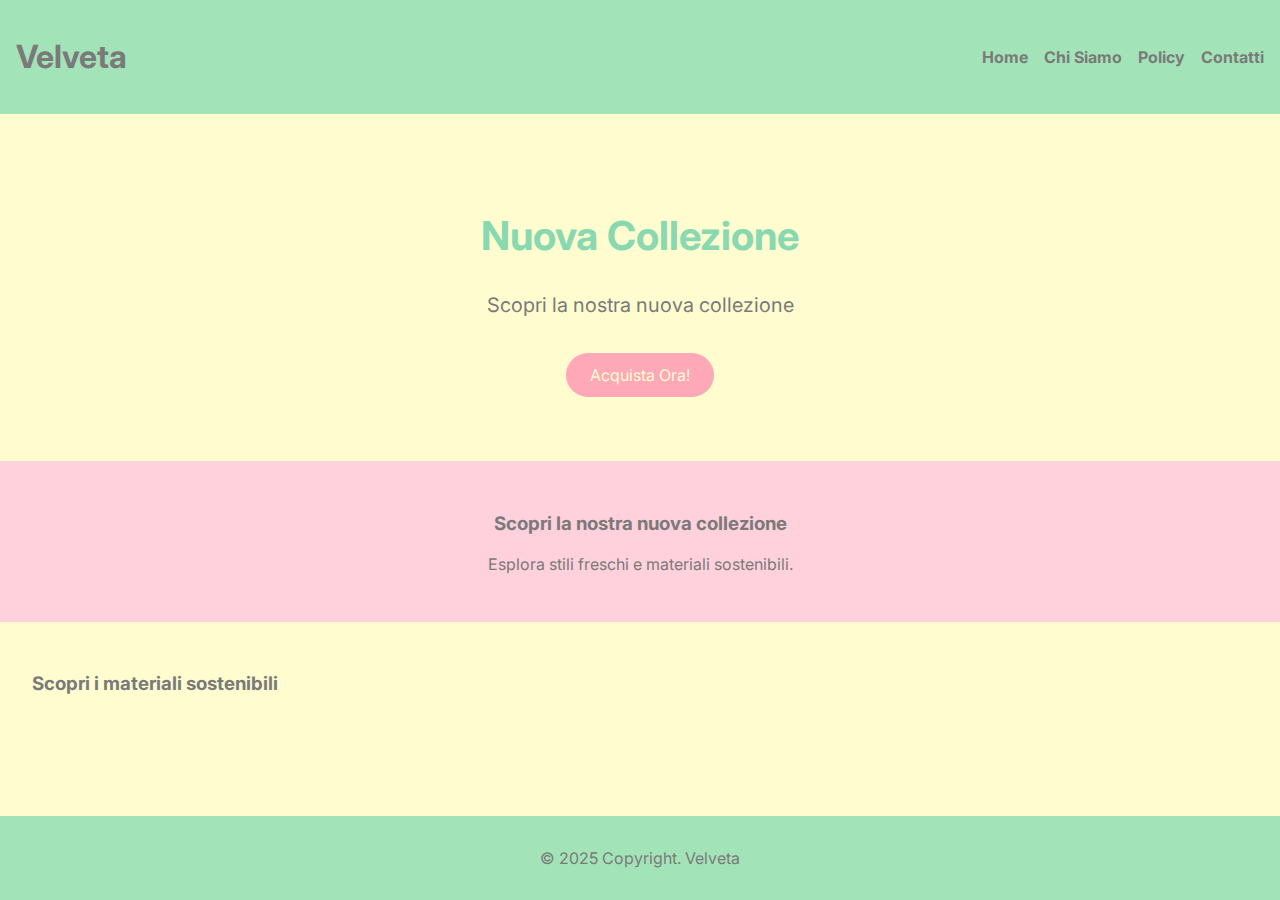
<file: index.html>
<!DOCTYPE html>
<html lang="it">
<head>
  <meta charset="UTF-8" />
  <meta name="viewport" content="width=device-width, initial-scale=1.0" />
  <title>Velveta - Nuova Collezione</title>
  <link href="https://fonts.googleapis.com/css2?family=Inter:wght@400;700&family=Space+Mono&display=swap" rel="stylesheet">
  <link rel="stylesheet" href="./css/style.css" />
  <script defer src="./js/script.js"></script>
</head>
<body>
  <header class="main-header">
    <h1>Velveta</h1>
    <nav>
      <ul>
        <li><a href="index.html">Home</a></li>
        <li><a href="chi_siamo.html">Chi Siamo</a></li>
        <li><a href="policy_azienda.html">Policy</a></li>
        <li><a href="contatti.html">Contatti</a></li>
      </ul>
    </nav>
  </header>

  <section class="hero">
    <h2>Nuova Collezione</h2>
    <p>Scopri la nostra nuova collezione</p>
    <a href="#" class="btn">Acquista Ora!</a>
  </section>

  <section class="scopri-collezione">
    <h3>Scopri la nostra nuova collezione</h3>
    <p>Esplora stili freschi e materiali sostenibili.</p>
  </section>

  <section class="materiali">
    <h3>Scopri i materiali sostenibili</h3>
  </section>

  <footer>
    <p>&copy; 2025 Copyright. Velveta</p>
  </footer>
</body>
</html>
</file>
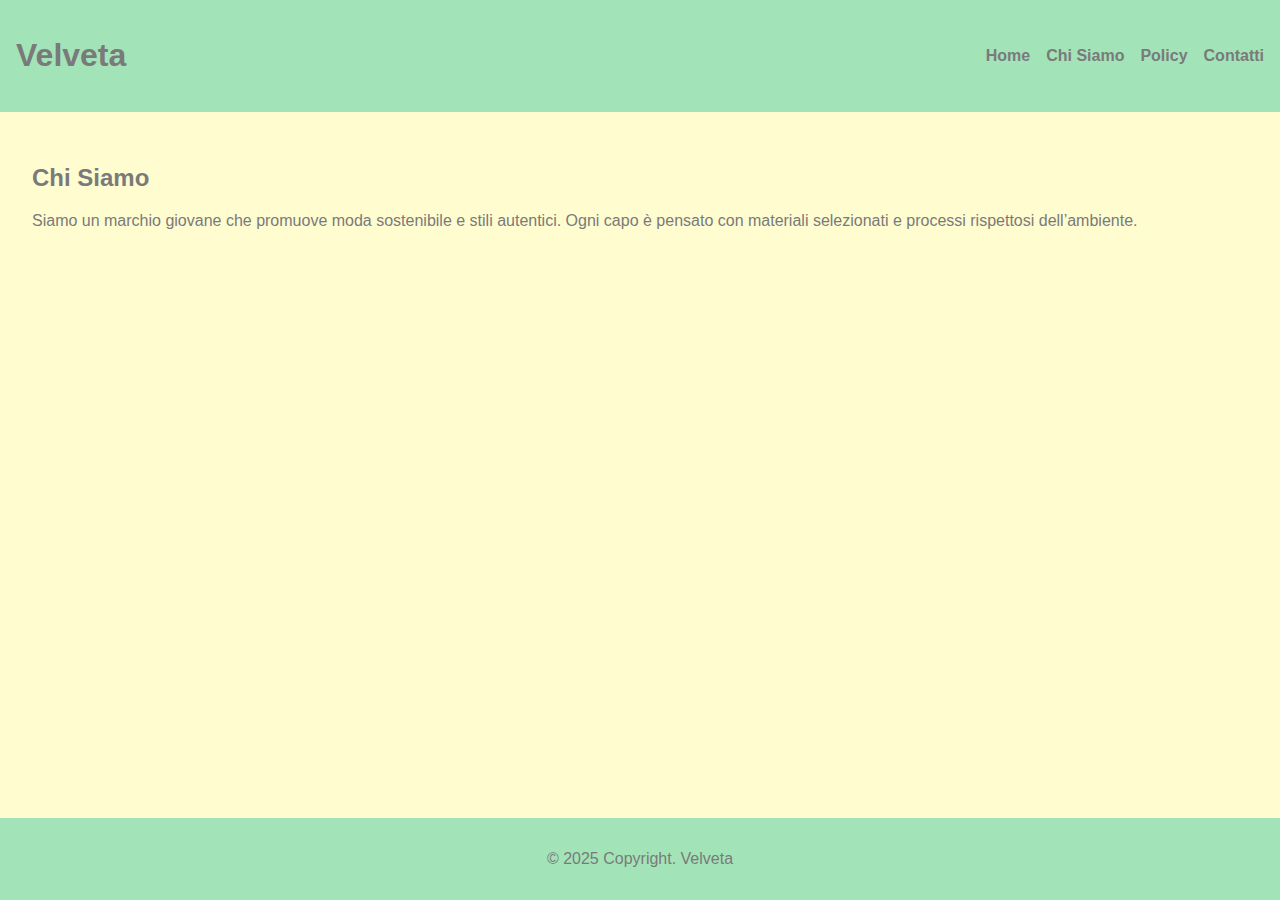
<file: chi_siamo.html>
<!DOCTYPE html>
<html lang="it">
<head>
  <meta charset="UTF-8" />
  <meta name="viewport" content="width=device-width, initial-scale=1.0" />
  <title>Chi Siamo - Velveta</title>
  <link rel="stylesheet" href="./css/style.css" />
  <script defer src="./js/script.js"></script>
</head>
<body>
  <header class="main-header">
    <h1>Velveta</h1>
    <nav>
      <ul>
        <li><a href="index.html">Home</a></li>
        <li><a href="chi_siamo.html">Chi Siamo</a></li>
        <li><a href="policy_azienda.html">Policy</a></li>
        <li><a href="contatti.html">Contatti</a></li>
      </ul>
    </nav>
  </header>

  <main class="content">
    <h2>Chi Siamo</h2>
    <p>Siamo un marchio giovane che promuove moda sostenibile e stili autentici. Ogni capo è pensato con materiali selezionati e processi rispettosi dell’ambiente.</p>
  </main>

  <footer>
    <p>&copy; 2025 Copyright. Velveta</p>
  </footer>
</body>
</html>
</file>
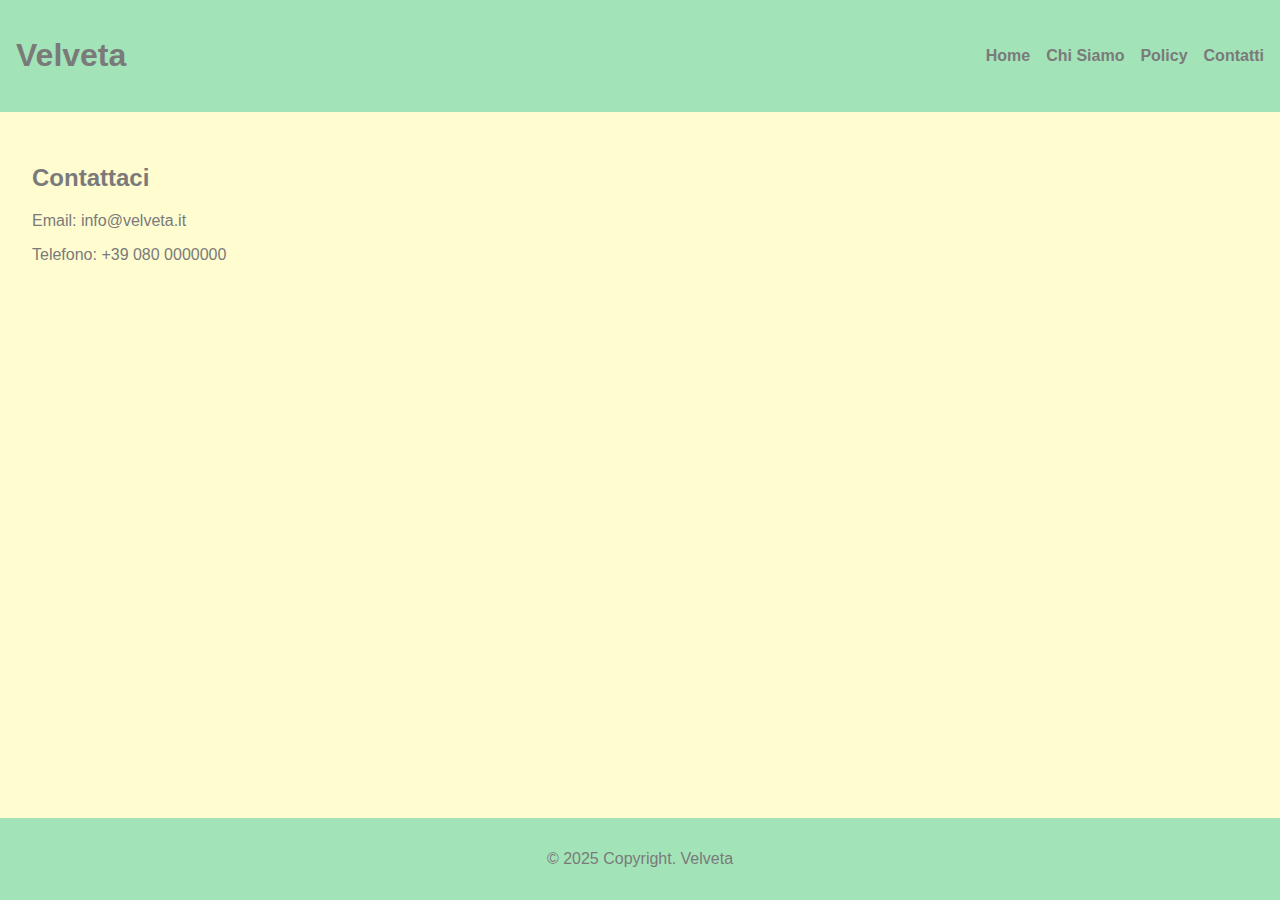
<file: contatti.html>
<!DOCTYPE html>
<html lang="it">
<head>
  <meta charset="UTF-8" />
  <meta name="viewport" content="width=device-width, initial-scale=1.0" />
  <title>Contatti - Velveta</title>
  <link rel="stylesheet" href="./css/style.css" />
  <script defer src="./js/script.js"></script>
</head>
<body>
  <header class="main-header">
    <h1>Velveta</h1>
    <nav>
      <ul>
        <li><a href="index.html">Home</a></li>
        <li><a href="chi_siamo.html">Chi Siamo</a></li>
        <li><a href="policy_azienda.html">Policy</a></li>
        <li><a href="contatti.html">Contatti</a></li>
      </ul>
    </nav>
  </header>

  <main class="content">
    <h2>Contattaci</h2>
    <p>Email: info@velveta.it</p>
    <p>Telefono: +39 080 0000000</p>
  </main>

  <footer>
    <p>&copy; 2025 Copyright. Velveta</p>
  </footer>
</body>
</html>
</file>
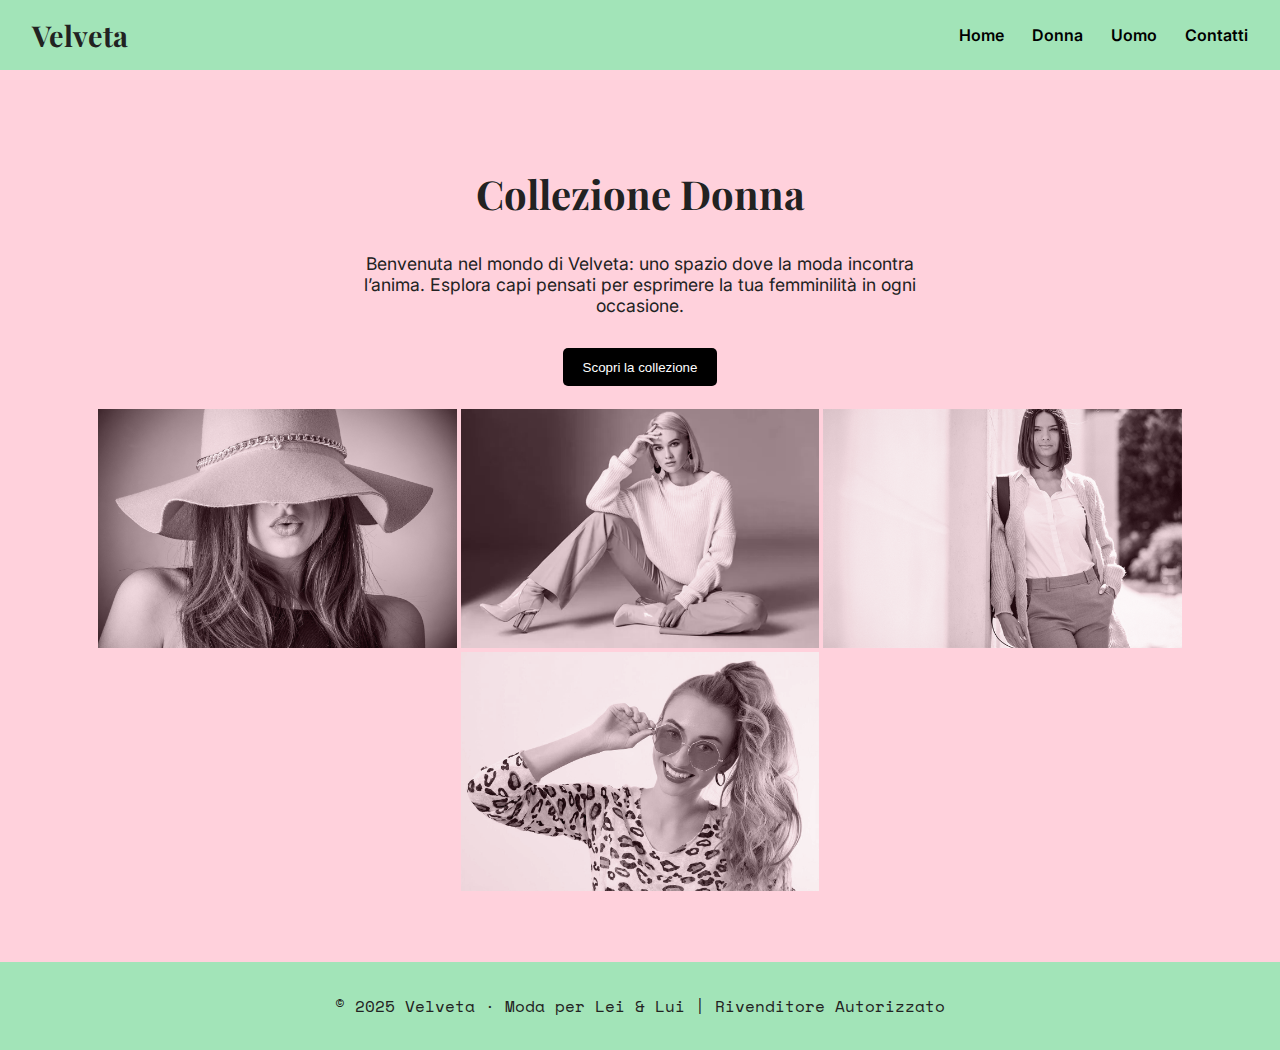
<file: donna.html>
<!DOCTYPE html>
<html lang="it">
<head>
  <meta charset="UTF-8" />
  <meta name="viewport" content="width=device-width, initial-scale=1.0"/>
  <title>Velveta | Donna</title>
  <link href="https://fonts.googleapis.com/css2?family=Inter:wght@400;600&family=Playfair+Display:wght@500;700&family=Space+Mono&display=swap" rel="stylesheet">
  <style>
    :root {
      --verde-pastello: #a2e4b8;
      --rosa: #ffd1dc;
    }

    body {
      margin: 0;
      font-family: 'Inter', sans-serif;
      background-color: var(--rosa);
      color: #222;
    }

    html, body {
  height: 100%;
  margin: 0;
}

.page-container {
  display: flex;
  flex-direction: column;
  min-height: 100vh;
}

.page-container > footer {
  margin-top: auto;
}


    header {
      background-color: var(--verde-pastello);
      padding: 1rem 2rem;
      display: flex;
      justify-content: space-between;
      align-items: center;
    }

    header h1 {
      font-family: 'Playfair Display', serif;
      font-size: 1.8rem;
      margin: 0;
    }

    nav a {
      text-decoration: none;
      color: #000;
      margin-left: 1.5rem;
      font-weight: 600;
    }

    .content {
      padding: 4rem 2rem;
      text-align: center;
    }

    .content h2 {
      font-family: 'Playfair Display', serif;
      font-size: 2.5rem;
    }

    .content p {
      max-width: 600px;
      margin: 1rem auto;
      font-size: 1.1rem;
    }

    button {
      background-color: #000;
      color: #fff;
      border: none;
      padding: 0.7rem 1.2rem;
      border-radius: 5px;
      cursor: pointer;
      margin-top: 1rem;
      transition: background-color 0.3s;
    }

    button:hover {
      background-color: #333;
    }

    footer {
      background-color: var(--verde-pastello);
      text-align: center;
      padding: 1rem;
      font-family: 'Space Mono', monospace;
    }
  </style>
</head>
<body>
    <div class="page-container">
  <header>
    <h1>Velveta</h1>
    <nav>
      <a href="index.html">Home</a>
      <a href="donna.html">Donna</a>
      <a href="uomo.html">Uomo</a>
      <a href="#">Contatti</a>
    </nav>
  </header>
  <section class="content">
    <h2>Collezione Donna</h2>
    <p>Benvenuta nel mondo di Velveta: uno spazio dove la moda incontra l’anima. Esplora capi pensati per esprimere la tua femminilità in ogni occasione.</p>
    <button onclick="alert('Scopri di più!')">Scopri la collezione</button>
  <div>
    <table style="margin-top: 20px;">
        <tr>
    <td>
        <img src="./assets/donna1.png" alt="Look donna 1" style="height: 239px; width: auto;">
    <img src="./assets/donna2.png" alt="Look donna 2" style="height: 239px; width: auto;">
        <img src="./assets/donna3.png" alt="Look donna 3" style="height: 239px; width: auto;">
    <img src="./assets/donna4.png" alt="Look donna 4" style="height: 239px; width: auto;">
    </td>
    </tr>
    </table>
  </div>
  </section>
</div>
  <footer>
    <p>&copy; 2025 Velveta · Moda per Lei & Lui | Rivenditore Autorizzato</p>
  </footer>

  <script>
    document.querySelectorAll('button').forEach(btn => {
      btn.addEventListener('mouseenter', () => btn.style.transform = 'scale(1.05)');
      btn.addEventListener('mouseleave', () => btn.style.transform = 'scale(1)');
    });
  </script>
</body>
</html>
</file>
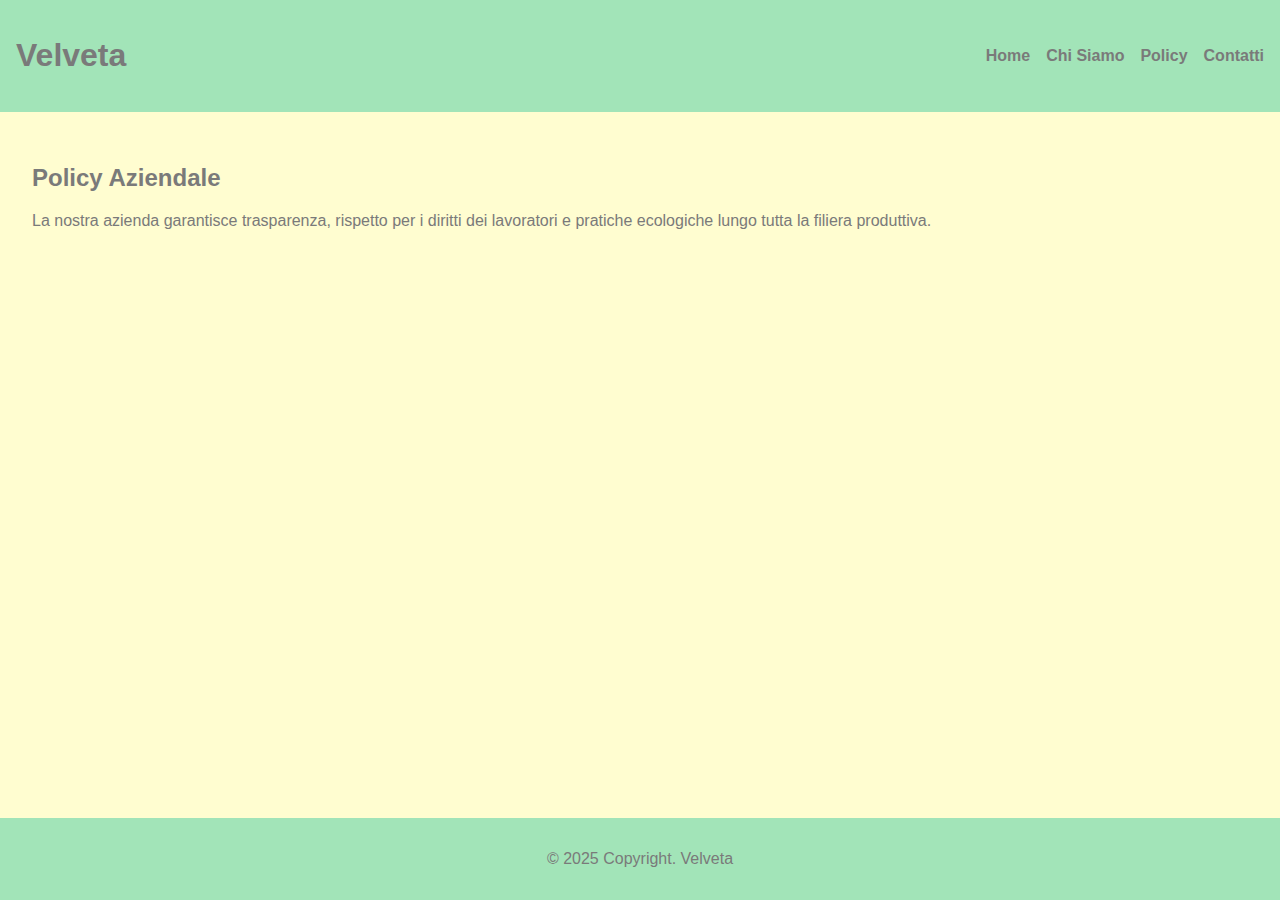
<file: policy_azienda.html>
<!DOCTYPE html>
<html lang="it">
<head>
  <meta charset="UTF-8" />
  <meta name="viewport" content="width=device-width, initial-scale=1.0" />
  <title>Policy Azienda - Velveta</title>
  <link rel="stylesheet" href="./css/style.css" />
  <script defer src="./js/script.js"></script>
</head>
<body>
  <header class="main-header">
    <h1>Velveta</h1>
    <nav>
      <ul>
        <li><a href="index.html">Home</a></li>
        <li><a href="chi_siamo.html">Chi Siamo</a></li>
        <li><a href="policy_azienda.html">Policy</a></li>
        <li><a href="contatti.html">Contatti</a></li>
      </ul>
    </nav>
  </header>

  <main class="content">
    <h2>Policy Aziendale</h2>
    <p>La nostra azienda garantisce trasparenza, rispetto per i diritti dei lavoratori e pratiche ecologiche lungo tutta la filiera produttiva.</p>
  </main>

  <footer>
    <p>&copy; 2025 Copyright. Velveta</p>
  </footer>
</body>
</html>
</file>
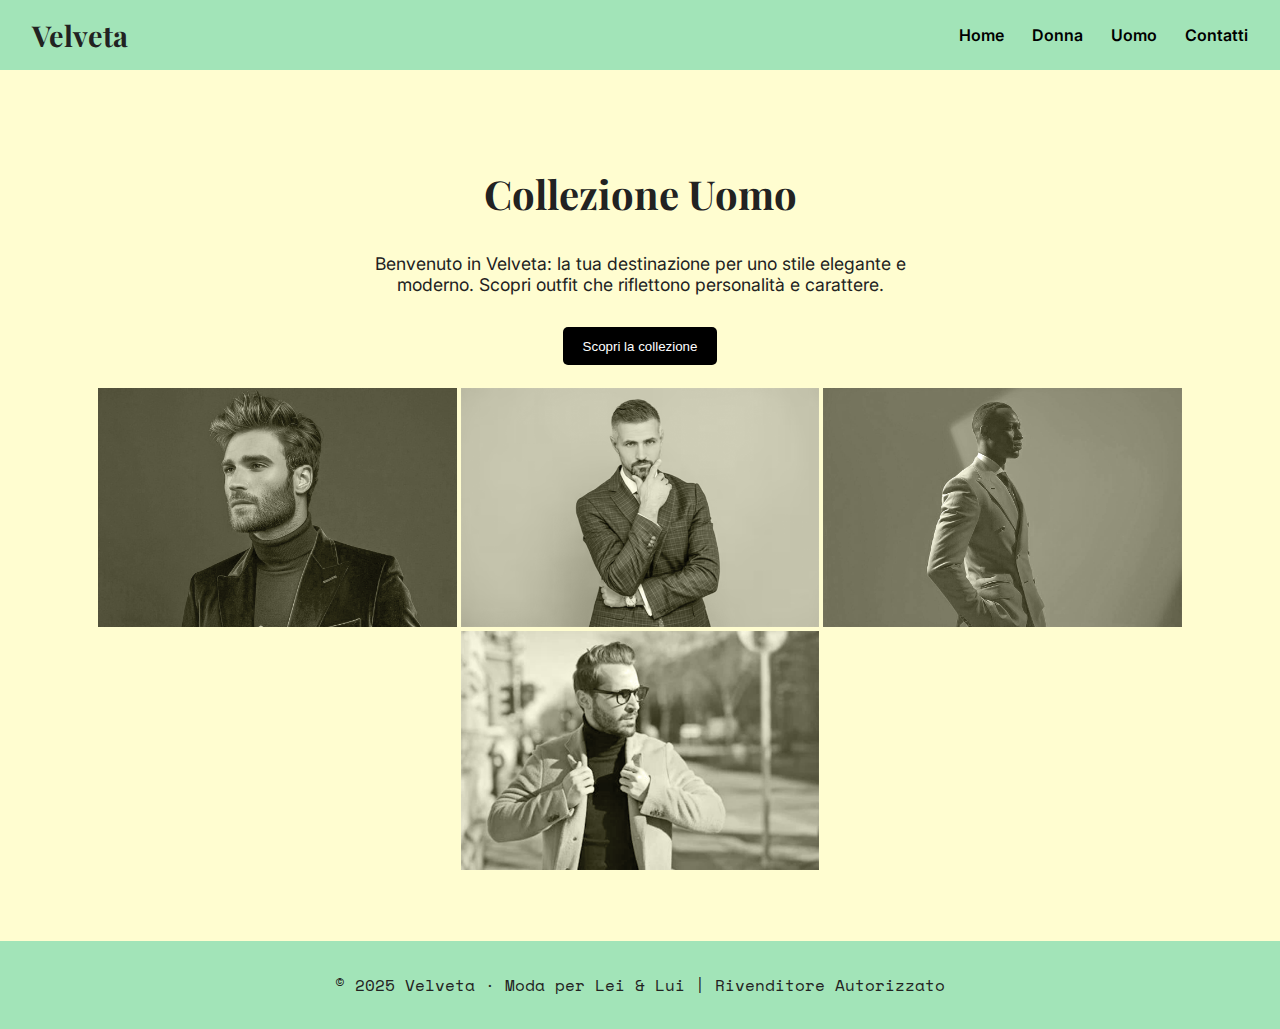
<file: uomo.html>
<!DOCTYPE html>
<html lang="it">
<head>
  <meta charset="UTF-8" />
  <meta name="viewport" content="width=device-width, initial-scale=1.0"/>
  <title>Velveta | Uomo</title>
  <link href="https://fonts.googleapis.com/css2?family=Inter:wght@400;600&family=Playfair+Display:wght@500;700&family=Space+Mono&display=swap" rel="stylesheet">
  <style>
    :root {
      --verde-pastello: #a2e4b8;
      --crema: #fffdd0;
    }

    body {
      margin: 0;
      font-family: 'Inter', sans-serif;
      background-color: var(--crema);
      color: #222;
    }

    html, body {
  height: 100%;
  margin: 0;
}

.page-container {
  display: flex;
  flex-direction: column;
  min-height: 100vh;
}

.page-container > footer {
  margin-top: auto;
}


    header {
      background-color: var(--verde-pastello);
      padding: 1rem 2rem;
      display: flex;
      justify-content: space-between;
      align-items: center;
    }

    header h1 {
      font-family: 'Playfair Display', serif;
      font-size: 1.8rem;
      margin: 0;
    }

    nav a {
      text-decoration: none;
      color: #000;
      margin-left: 1.5rem;
      font-weight: 600;
    }

    .content {
      padding: 4rem 2rem;
      text-align: center;
    }

    .content h2 {
      font-family: 'Playfair Display', serif;
      font-size: 2.5rem;
    }

    .content p {
      max-width: 600px;
      margin: 1rem auto;
      font-size: 1.1rem;
    }

    button {
      background-color: #000;
      color: #fff;
      border: none;
      padding: 0.7rem 1.2rem;
      border-radius: 5px;
      cursor: pointer;
      margin-top: 1rem;
      transition: background-color 0.3s;
    }

    button:hover {
      background-color: #333;
    }

    footer {
      background-color: var(--verde-pastello);
      text-align: center;
      padding: 1rem;
      font-family: 'Space Mono', monospace;
    }
  </style>
</head>
<body>
    <div class="page-container">
  <header>
    <h1>Velveta</h1>
    <nav>
      <a href="index.html">Home</a>
      <a href="donna.html">Donna</a>
      <a href="uomo.html">Uomo</a>
      <a href="#">Contatti</a>
    </nav>
  </header>

  <section class="content">
    <h2>Collezione Uomo</h2>
    <p>Benvenuto in Velveta: la tua destinazione per uno stile elegante e moderno. Scopri outfit che riflettono personalità e carattere.</p>
    <button onclick="alert('Scopri di più!')">Scopri la collezione</button>
  <div>
    <table style="margin-top: 20px;">
        <tr>
    <td>
        <img src="./assets/uomo1.png" alt="Look uomo 1" style="height: 239px; width: auto;">
    <img src="./assets/uomo2.png" alt="Look uomo 2" style="height: 239px; width: auto;">
        <img src="./assets/uomo3.png" alt="Look uomo 3" style="height: 239px; width: auto;">
    <img src="./assets/uomo4.png" alt="Look uomo 4" style="height: 239px; width: auto;">
    </td>
    </tr>
    </table>
  </div>
  </section>
</div>
  <footer>
    <p>&copy; 2025 Velveta · Moda per Lei & Lui | Rivenditore Autorizzato</p>
  </footer>

  <script>
    document.querySelectorAll('button').forEach(btn => {
      btn.addEventListener('mouseenter', () => btn.style.transform = 'scale(1.05)');
      btn.addEventListener('mouseleave', () => btn.style.transform = 'scale(1)');
    });
  </script>
</body>
</html>
</file>
<file: css/style.css>
body {
    margin: 0;
    font-family: 'PP Mori', 'Inter', 'Space Mono', sans-serif;
    background-color: #FFFDD0;
    color: #7A7A7A;
    min-height: 100vh;
    display: flex;
    flex-direction: column;
  }
  
  .main-header {
    background-color: #A2E4B8;
    padding: 1rem;
    display: flex;
    justify-content: space-between;
    align-items: center;
  }
  
  nav ul {
    list-style: none;
    display: flex;
    gap: 1rem;
    padding: 0;
  }
  
  nav a {
    text-decoration: none;
    color: #7A7A7A;
    font-weight: bold;
  }
  
  .hero {
    background-color: #FFFDD0;
    text-align: center;
    padding: 4rem 1rem;
  }
  
  .hero h2 {
    font-size: 2.5rem;
    color: #88D8B0;
  }
  
  .hero p {
    font-size: 1.25rem;
    color: #7A7A7A;
  }
  
  .btn {
    background-color: #FFA8B8;
    color: #FFFDD0;
    padding: 0.75rem 1.5rem;
    border: none;
    border-radius: 25px;
    text-decoration: none;
    font-size: 1rem;
    margin-top: 1rem;
    display: inline-block;
  }
  
  .materiali, .content {
    padding: 2rem;
  }
  
  .scopri-collezione {
    background-color: #FFD1DC;
    padding: 2rem;
    text-align: center;
  }
  
  footer {
    background-color: #A2E4B8;
    text-align: center;
    padding: 1rem;
    margin-top: auto;
  }
  
  @media (max-width: 768px) {
    nav ul {
      flex-direction: column;
      align-items: center;
    }
  }
</file>
